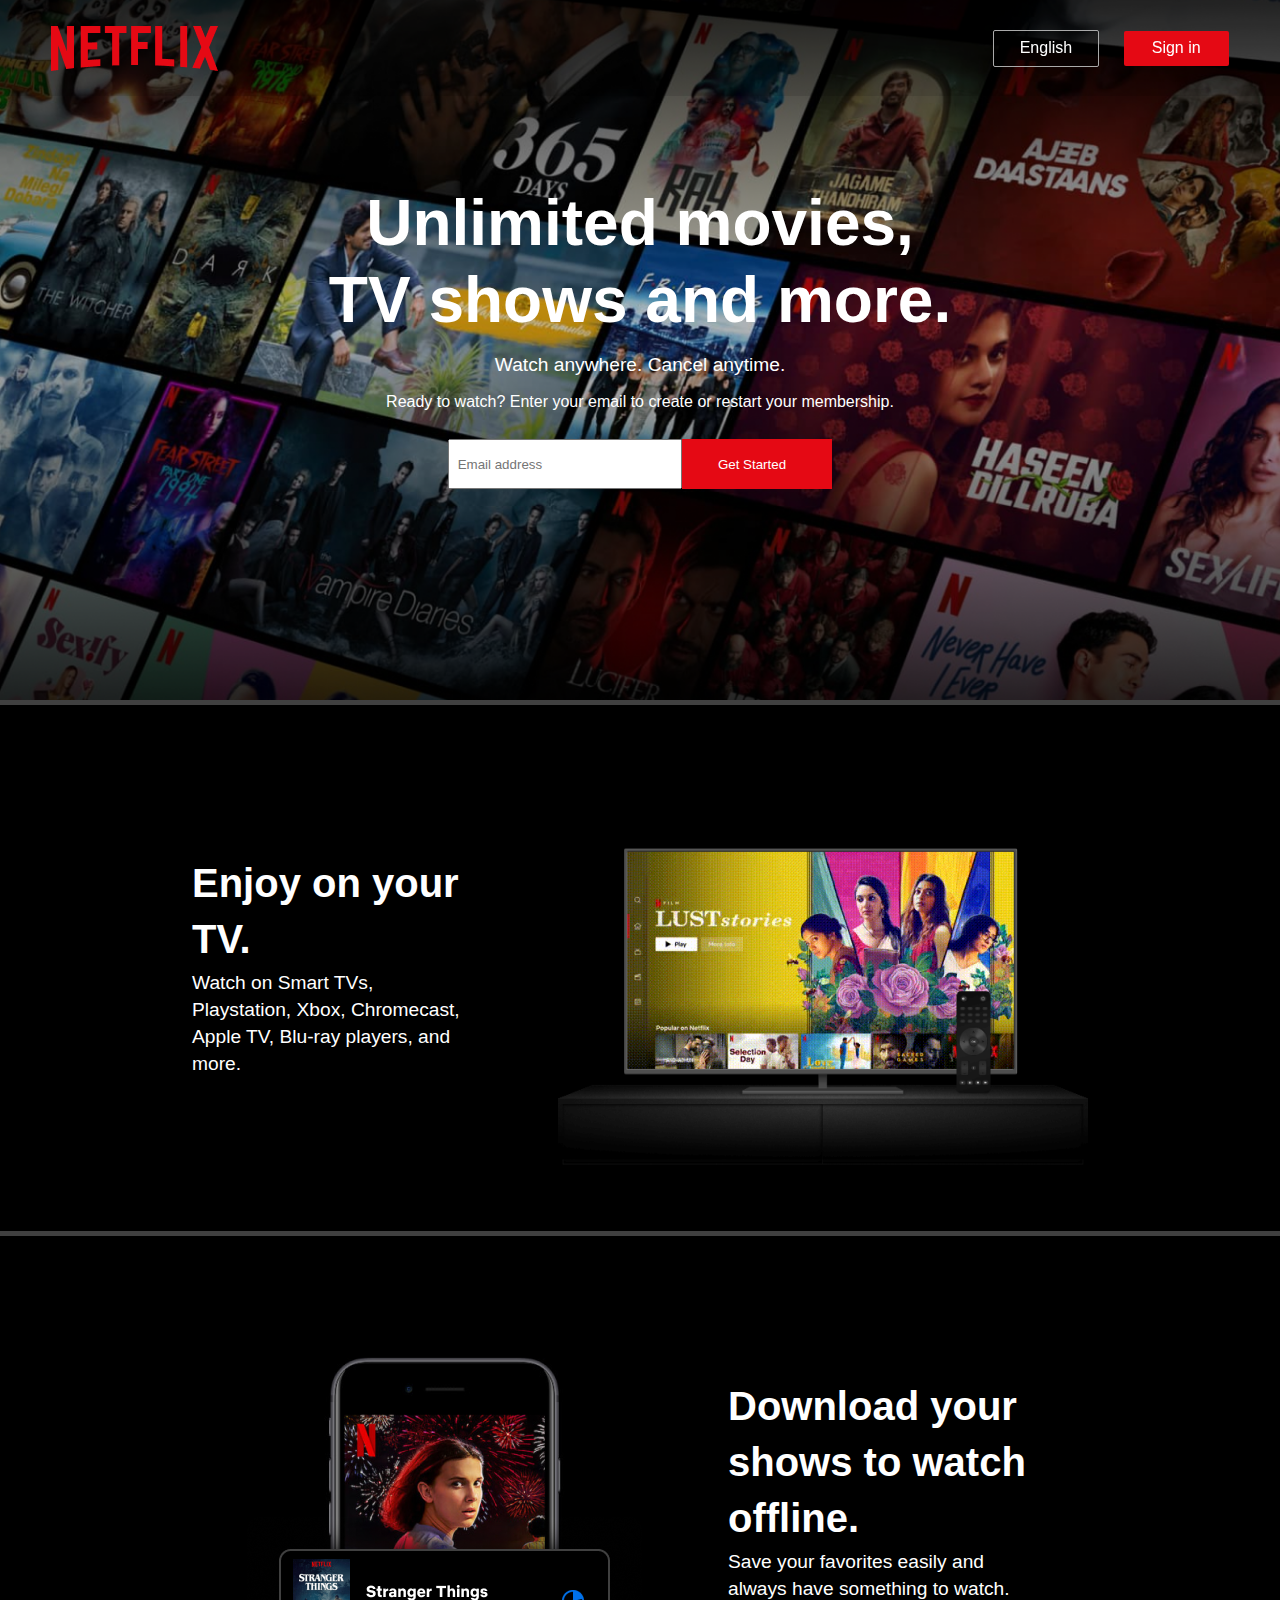
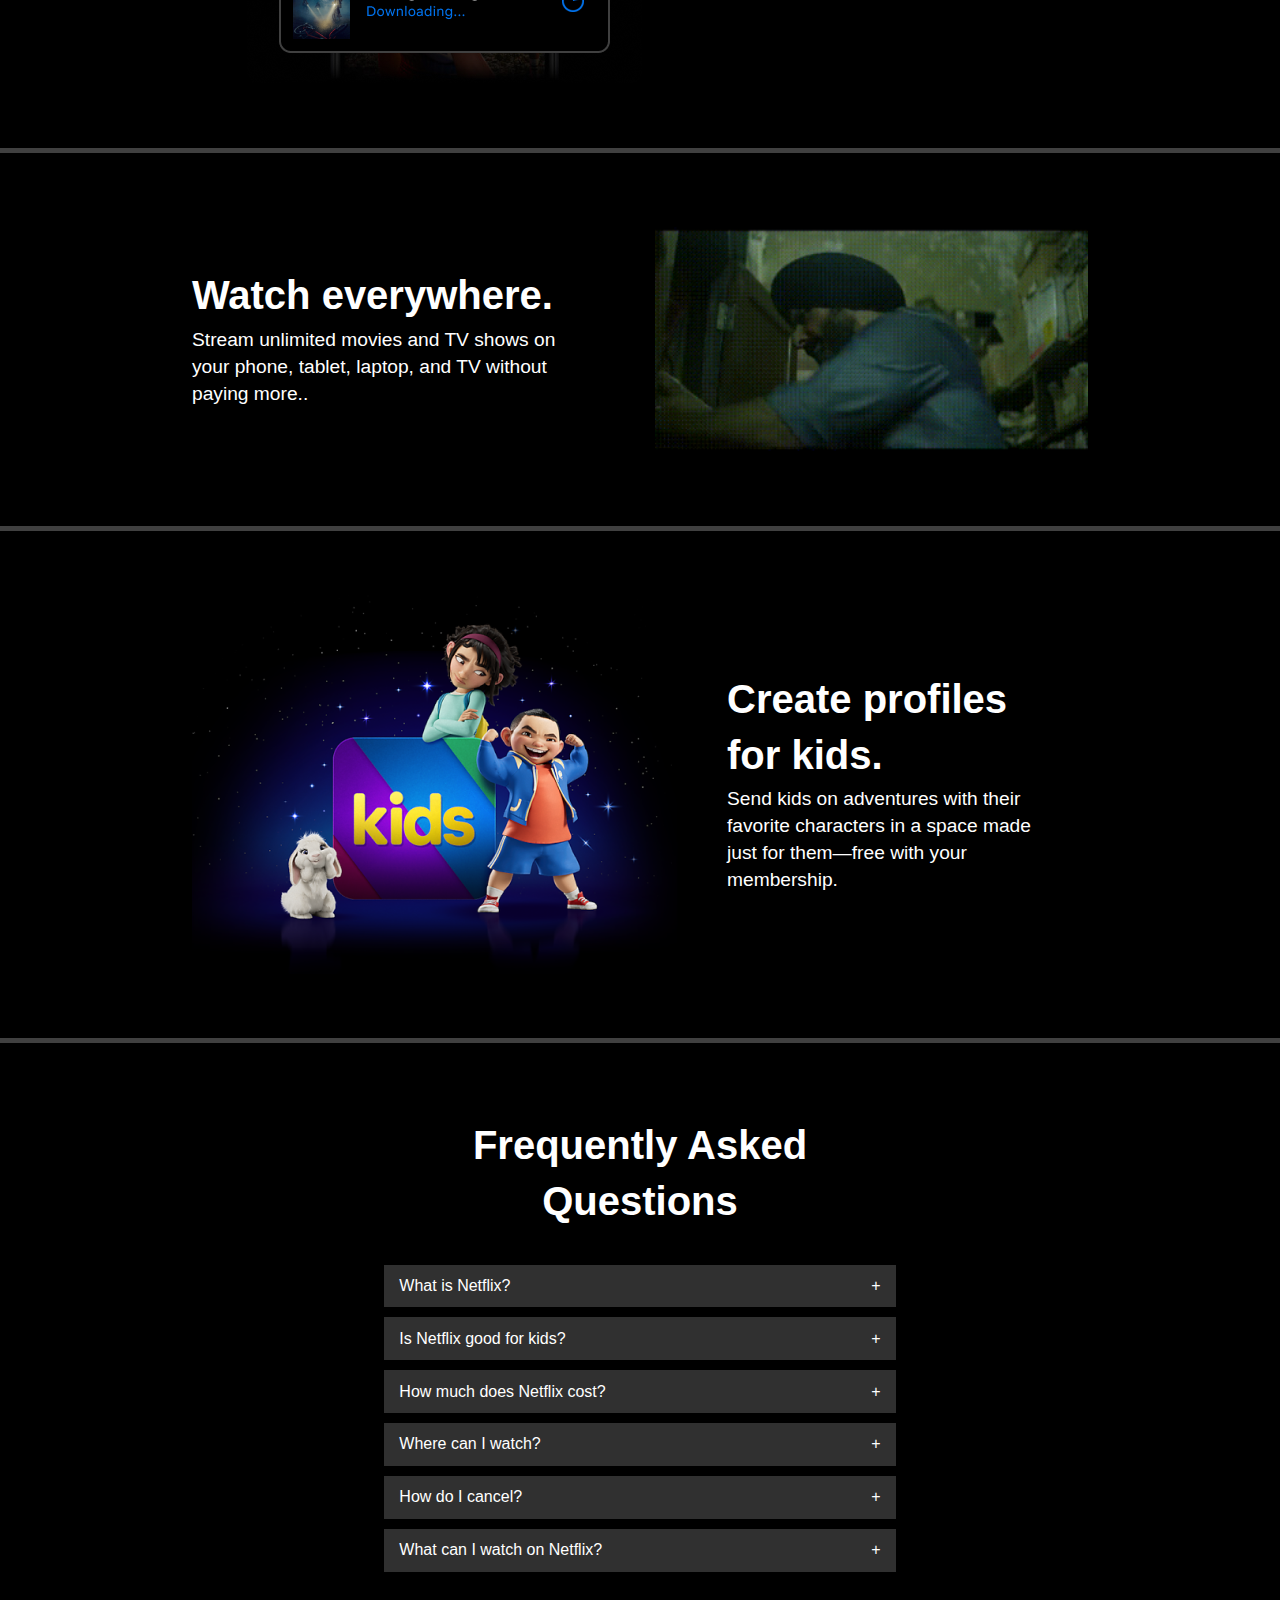
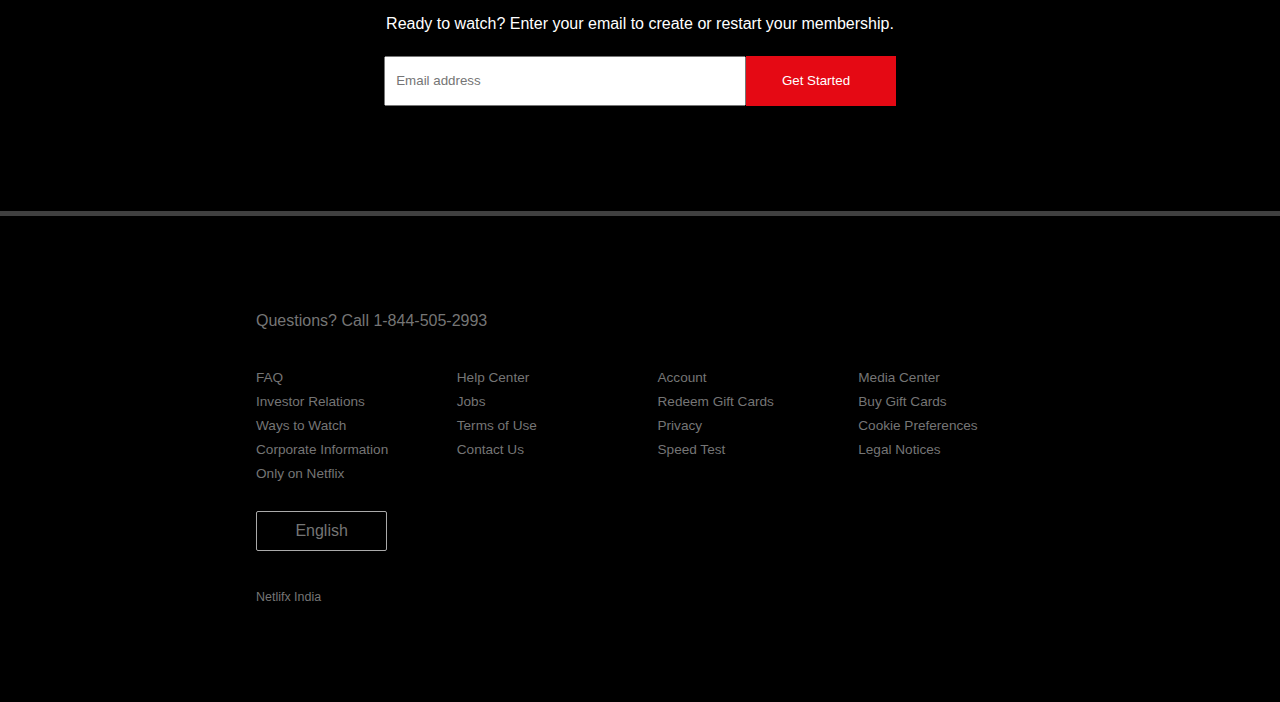
<file: index.html>
<!DOCTYPE html>
<html lang="en">
  <head>
    <meta charset="UTF-8" />
    <meta http-equiv="X-UA-Compatible" content="IE=edge" />
    <meta name="viewport" content="width=device-width, initial-scale=1.0" />
    <title>Document</title>
    <link rel="preconnect" href="https://fonts.googleapis.com" />
    <link rel="preconnect" href="https://fonts.gstatic.com" crossorigin />
    <link
      href="https://fonts.googleapis.com/css2?family=Lato:wght@300;400;700&family=Oswald:wght@300;400;700&family=Sofia+Sans+Extra+Condensed:wght@300;400;500;600;900&display=swap"
      rel="stylesheet"
    />
    <link
      rel="stylesheet"
      href="https://cdnjs.cloudflare.com/ajax/libs/font-awesome/6.2.1/css/all.min.css"
      integrity="sha512-MV7K8+y+gLIBoVD59lQIYicR65iaqukzvf/nwasF0nqhPay5w/9lJmVM2hMDcnK1OnMGCdVK+iQrJ7lzPJQd1w=="
      crossorigin="anonymous"
      referrerpolicy="no-referrer"
    />
    <link rel="stylesheet" href="style.css" />
  </head>
  <body>
    <header>
      <nav>
        <!-- <div class="logo"> -->
        <img src="images/Landingpage/logo.png" alt="Netflix Logo" />
        <!-- </div> -->
        <ul>
          <li>
            <a href="#" class="btn dark dark-icon">
              <i class="fa-solid fa-globe"></i> English
              <i class="fa-sharp fa-solid fa-chevron-down"></i
            ></a>
          </li>
          <li>
            <a href="#" class="btn red">Sign in</a>
          </li>
        </ul>
      </nav>
    </header>

    <main>
      <section class="hero-section">
        <h1>Unlimited movies, TV shows and more.</h1>
        <p>Watch anywhere. Cancel anytime.</p>
        <p>
          Ready to watch? Enter your email to create or restart your membership.
        </p>
        <div>
          <input type="text" placeholder="Email address" />
          <a href="#" class="get-started red">
            <button>Get Started</button>
            <i class="fa-solid fa-chevron-right"></i>
          </a>
        </div>
      </section>

      <section>
        <hr />
        <div class="content">
          <div>
            <h4>Enjoy on your TV.</h4>
            <p>
              Watch on Smart TVs, Playstation, Xbox, Chromecast, Apple TV,
              Blu-ray players, and more.
            </p>
          </div>
          <img src="images/Landingpage/first.png" alt="" />
        </div>
        <hr />
        <div class="content">
          <img src="images/Landingpage/stranger things.png" alt="" />
          <div>
            <h4>Download your shows to watch offline.</h4>
            <p>
              Save your favorites easily and always have something to watch.
            </p>
          </div>
        </div>
        <hr />
        <div class="content">
          <div>
            <h4>Watch everywhere.</h4>
            <p>
              Stream unlimited movies and TV shows on your phone, tablet,
              laptop, and TV without paying more..
            </p>
          </div>
          <img
            src="images/Landingpage/Netflix India – Watch TV Shows Online, Watch Movies Online 1.png"
            alt=""
          />
        </div>
        <hr />
        <div class="content">
          <img src="images/Landingpage/kids.png" alt="" />
          <div>
            <h4>Create profiles for kids.</h4>
            <p>
              Send kids on adventures with their favorite characters in a space
              made just for them—free with your membership.
            </p>
          </div>
        </div>
      </section>

      <hr />
      <section class="faq-section">
        <h4>Frequently Asked Questions</h4>

        <div class="faqs">
          <div class="faq">
            <p>What is Netflix?</p>
            <p>+</p>
          </div>
          <div class="faq">
            <p>Is Netflix good for kids?</p>
            <p>+</p>
          </div>
          <div class="faq">
            <p>How much does Netflix cost?</p>
            <p>+</p>
          </div>
          <div class="faq">
            <p>Where can I watch?</p>
            <p>+</p>
          </div>
          <div class="faq">
            <p>How do I cancel?</p>
            <p>+</p>
          </div>
          <div class="faq">
            <p>What can I watch on Netflix?</p>
            <p>+</p>
          </div>
        </div>

        <div class="faq-bottom">
          <p>
            Ready to watch? Enter your email to create or restart your
            membership.
          </p>
          <div>
            <input type="text" placeholder="Email address" />
            <a href="#" class="get-started red">
              <button>Get Started</button>
              <i class="fa-solid fa-chevron-right"></i>
            </a>
          </div>
        </div>
      </section>

      <hr />
      <footer>
        <p>Questions? Call 1-844-505-2993</p>

        <div class="footer-links">
          <ul>
            <li><a href="#">FAQ</a></li>
            <li><a href="#">Investor Relations</a></li>
            <li><a href="#">Ways to Watch</a></li>
            <li><a href="#">Corporate Information</a></li>
            <li><a href="#">Only on Netflix</a></li>
          </ul>

          <ul>
            <li><a href="#">Help Center</a></li>
            <li><a href="#">Jobs</a></li>
            <li><a href="#">Terms of Use</a></li>
            <li><a href="#">Contact Us</a></li>
          </ul>

          <ul>
            <li><a href="#">Account</a></li>
            <li><a href="#">Redeem Gift Cards</a></li>
            <li><a href="#">Privacy</a></li>
            <li><a href="#">Speed Test</a></li>
          </ul>

          <ul>
            <li><a href="#">Media Center</a></li>
            <li><a href="#">Buy Gift Cards</a></li>
            <li><a href="#">Cookie Preferences</a></li>
            <li><a href="#">Legal Notices</a></li>
          </ul>
        </div>

        <a href="#" class="btn dark"
          ><i class="fa-solid fa-globe"></i> English
          <i class="fa-sharp fa-solid fa-chevron-down"></i
        ></a>
        <p>Netlifx India</p>
      </footer>
    </main>
    <!--End of header-->
    <!-- <img
      class="background-image"
      src="images/Landing page/background image.png"
      alt="Background image"
    /> -->

    <!-- <div class="hero-section">
      <h1>
        Unlimited movies, TV <br />
        shows and more.
      </h1>
      <h3>Watch anywhere. Cancel anytime.</h3>
      <p>
        Ready to watch? Enter your email to create or restart your membership.
      </p>
      <input type="email" name="email" id="email1" />
      <a href="#" class="btn light">Get Started</a>
    </div> -->
    <!--End of hero section-->

    <!-- <div class="value-props">
      <div class="container1">
        <h2>Enjoy on your TV.</h2>
        <h4>
          Watch on Smart TVs, Playstation, Xbox,<br />
          Chromecast, Apple TV, Blu-ray players,<br />
          and more.
        </h4>
        <img src="images/Landing page/netflix india.png" alt="indain movie" />
      </div>

      <div class="container2">
        <h2>
          Download your shows <br />
          to watch offline.
        </h2>
        <h4>
          Save your favorites easily and always have <br />
          something to watch.
        </h4>
        <img
          src="images/Landing page/stranger things.png"
          alt="Stranger Things Movie"
        />
      </div>

      <div class="container3">
        <h2>Watch everywhere.</h2>
        <h4>
          Stream unlimited movies and TV shows on <br />
          your phone, tablet, laptop, and TV without <br />
          paying more.
        </h4>
        <img
          src="images/Landing page/Netflix India – Watch TV Shows Online, Watch Movies Online 1.png"
          alt="indain movie"
        />
      </div>

      <div class="container4">
        <h2>Create profiles for kids.</h2>
        <h4>
          Send kids on adventures with their <br />
          favorite characters in a space made just <br />
          for them—free with your membership.
        </h4>
        <img src="images/Landing page/kids.png" alt="children movie" />
      </div>
    </div> -->
    <!--End of value props-->
    <!-- <section class="FAQ">
      <div class="flex-container">
        <div class="item">What is Netflix?</div>
        <div class="item">How much does Netflix cost?</div>
        <div class="item">Where can I watch?</div>
        <div class="item">How do I cancel?</div>
        <div class="item">What can I watch on Netflix?</div>
        <div class="item">Is Netflix good for kids?</div>
      </div>
      <p>
        Ready to watch? Enter your email to create or restart your membership.
      </p>
      <input type="email" name="email" id="email2" />
      <a href="#" class="btn light">Get Started</a>
    </section> -->
    <!--End of FAQ-->

    <!-- <section class="footer">
      <p>Questions? Call 1-844-505-2993</p>
      <ul>
        <li>FAQ</li>
        <li>Investor Relations</li>
        <li>Ways to Watch</li>
        <li>Corporate Information</li>
        <li>Only on Netflix</li>
      </ul>

      <ul>
        <li>Help Center</li>
        <li>Jobs</li>
        <li>Terms of Use</li>
        <li>Contact Us</li>
      </ul>

      <ul>
        <li>Account</li>
        <li>Redeem Gift Cards</li>
        <li>Privacy</li>
        <li>Speed Test</li>
      </ul>

      <ul>
        <li>Media Center</li>
        <li>Buy Gift Cards</li>
        <li>Cookie Preferences</li>
        <li>Legal Notices</li>
      </ul>
      <a href="#" class="btn dark">Eglish</a>
      <p>Netflix India</p>
    </section> -->
    <!--End of Footer-->
  </body>
</html>
</file>
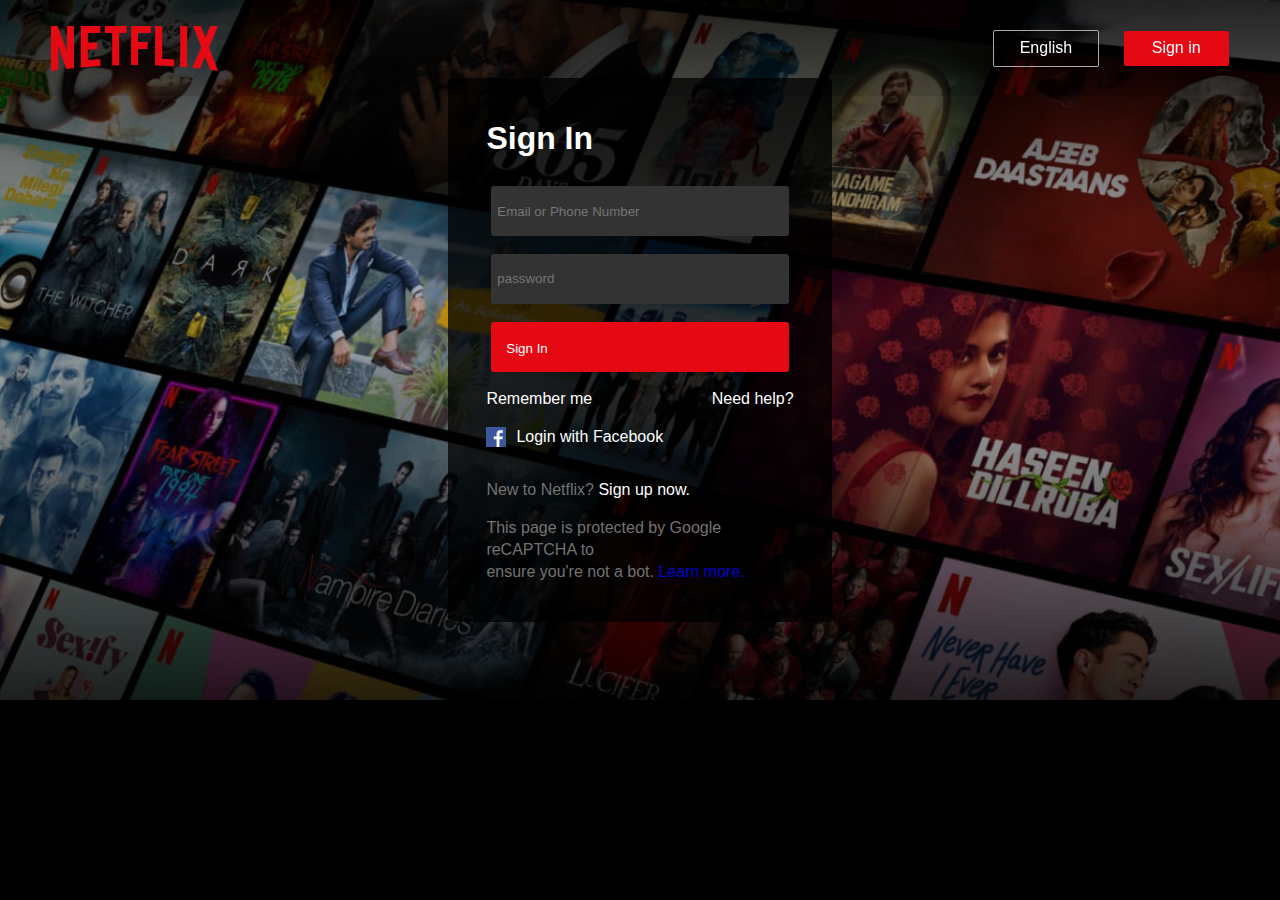
<file: sign-in.html>
<!DOCTYPE html>
<html lang="en">
  <head>
    <meta charset="UTF-8" />
    <meta http-equiv="X-UA-Compatible" content="IE=edge" />
    <meta name="viewport" content="width=device-width, initial-scale=1.0" />
    <title>Document</title>
    <link rel="preconnect" href="https://fonts.googleapis.com" />
    <link rel="preconnect" href="https://fonts.gstatic.com" crossorigin />
    <link
      href="https://fonts.googleapis.com/css2?family=Lato:wght@300;400;700&family=Oswald:wght@300;400;700&family=Sofia+Sans+Extra+Condensed:wght@300;400;500;600;900&display=swap"
      rel="stylesheet"
    />
    <link
      rel="stylesheet"
      href="https://cdnjs.cloudflare.com/ajax/libs/font-awesome/6.2.1/css/all.min.css"
      integrity="sha512-MV7K8+y+gLIBoVD59lQIYicR65iaqukzvf/nwasF0nqhPay5w/9lJmVM2hMDcnK1OnMGCdVK+iQrJ7lzPJQd1w=="
      crossorigin="anonymous"
      referrerpolicy="no-referrer"
    />
    <link rel="stylesheet" href="style.css" />
  </head>
  <body>
    <header>
      <nav>
        <!-- <div class="logo"> -->
        <img src="images/Landingpage/logo.png" alt="Netflix Logo" />
        <!-- </div> -->
        <ul>
          <li>
            <a href="#" class="btn dark dark-icon">
              <i class="fa-solid fa-globe"></i> English
              <i class="fa-sharp fa-solid fa-chevron-down"></i
            ></a>
          </li>
          <li>
            <a href="#" class="btn red">Sign in</a>
          </li>
        </ul>
      </nav>
    </header>

    <main>
      <section class="sign-in">
        <div class="sign-in-frame">
          <h1>Sign In</h1>
          <div class="input">
            <input type="text" placeholder="Email or Phone Number" />
            <input type="text" placeholder="password" />
            <a href="#" class="get-started red">
              <button>Sign In</button>
            </a>
          </div>
          <div class="remember-me">
            <p>Remember me</p>
            <p>Need help?</p>
          </div>

          <div class="facebook">
            <img src="images/Landingpage/Facebook.svg" alt="Facebook Icon" />
            <p>Login with Facebook</p>
          </div>

          <div class="new-to-netflix">
            <p>New to Netflix? <span>Sign up now.</span></p>
          </div>
          <p class="page">
            This page is protected by Google reCAPTCHA to <br />
            ensure you're not a bot. <span>Learn more.</span>
          </p>
        </div>
      </section>
    </main>
  </body>
</html>
</file>
<file: style.css>
:root{
    --red-color1: #BB0A12;
    --red-color2: #D00A13;
    --black-color: #000000;
    --white-color: #FFFFFF;
    --dark-btn-color: #AAAAAA;
    --dark-btn-color2: #222222;

}

*{
    box-sizing: border-box;
    margin: 0;
    padding: 0;
}

body{
        margin: 0;
        width: 100%;
        padding: 0;
        box-sizing: border-box;
        line-height: 1.4;
    font-family: "Lato sans", sans-serif;
    color: var(--white-color);
    background: var(--black-color);
}
a{
    text-decoration: none;
    color: #fff;
}

hr{
    background-color: rgb(128, 128, 128, 0.5);
    height: 5px;
    border: 0;
}

h4{
    font-size: 2.5rem;
}

ul{
    list-style: none;
    margin: 0;
    padding: 0;
}

/* Navbar Stylings  */
nav{
    display: flex;
    justify-content: space-between;
    align-items: center;
    padding: 2% 4% ;
    position: fixed;
    top: 0;
    left: 0;
    width: 100%;
    background: rgba(0, 0, 0, 0.1);
    /* background-color: transparent;    */
}
nav ul{
    display: flex;
    align-items: center;
    list-style: none;
    gap: 25px;
    padding: 0;
    width: 20%;
}

nav li {
    flex: 1;
    text-align: center;
}

.btn{
    display: inline-block;
    height: 100%;
    width: 100%;
    padding: 6% 4%;
    border-radius: 2px;
}

.dark{
    background: rgba(0, 0, 0, 0.4);
border: 1px solid #AAAAAA;
}

.red{
    background: #E50914;
}

/* Hero stylings  */
.hero-section{
    height: 700px;
    background-image: url('images/Landingpage/hero.png');
    background-position: center;
    background-size: cover;
    background-repeat: no-repeat;
    display: flex;
    flex-direction: column;
    justify-content: center;
    align-items: center;
    /* place-items: center; */
    text-align: center;
}

.hero-section h1{
    font-size: 4rem;
    width: 50%;
    line-height: 1.2;
}

.hero-section p:first-of-type{
    font-size: 1.2rem;
    margin: 1% 0;
}

.hero-section div{
    width: 30%;
    height: 50px;
    margin: 2% auto;
    display: flex;
}

.hero-section div input{
    height: 100%;
    flex: 1;
    padding: 2%;
}

.hero-section .get-started{
    width: 150px;
    text-align: center;
    display: flex;
    align-items: center;
    justify-content: center;
    gap: 10px;
}

.get-started  button{
    color: #fff;
    background-color: transparent;
    outline: 0;
    border: 0;
}


/* Section two stylings  */
.content{
    padding: 5% 15%;
    display: flex;
    align-items: center;
    gap: 30px;
}

.content div, .content img{
    flex: 1;
}

.content h4, .content p{
    width: 85%;
}

.content p{
    font-size: 1.2rem;
    margin: 1% 0;
}


/* frequently asked section stylings */
.faq-section{
    padding: 5% 30%;
}

.faq-section h4{
    margin: 2% 0 7%;
    text-align: center;
}

.faqs{
    display: grid;
    gap: 10px;
}

.faq{
    display: flex;
    justify-content: space-between;
    align-items: center;
    padding: 2% 3%;
    background: #303030;
}

.faq-bottom{
    text-align: center;
    margin: 8% 0;
}
.faq-bottom p{
    margin: 4% 0;
}

.faq-bottom div{
    /* width: 30%; */
    height: 50px;
    margin: 2% auto;
    display: flex;
}

.faq-bottom input{
    height: 100%;
    flex: 1;
    padding: 2%;
}

.faq-bottom .get-started{
    width: 150px;
    text-align: center;
    display: flex;
    align-items: center;
    justify-content: center;
    gap: 10px;
}

/* Footer stylings  */
footer{
    padding: 5% 20%;
    color:  #757575 !important;
}
footer a{
    color:  #757575 !important;

}

footer p{
    margin: 4% 0;
}

.footer-links{
    display: grid;
    grid-template-columns: repeat(4, 1fr);
    gap: 35px;
}

.footer-links li{
    font-size: 0.85rem;
    margin: 3% 0;
}

footer .dark{
    width: fit-content;
    padding: 1% 5%;
    margin: 3% 0 1%;
}

footer p:last-of-type{
    font-size: 0.78rem;
}

/* sign in stylings */

.sign-in {

        height: 700px;
        background-image: url('images/Landingpage/hero.png');
        background-position: center;
        background-size: cover;
        background-repeat: no-repeat;
        display: flex;
        flex-direction: column;
        justify-content: center;
        align-items: center;
        /* place-items: center; */
        /* text-align: center; */
    
}

.sign-in-frame {
    display: grid;
    width: 30%;
    background-color: rgba(0, 0, 0, 0.75);
border-radius: 4px;
padding: 3% 3%;
}

.sign-in-frame .input {
    display: grid;
    margin: 2% 0;
    padding: 10px 5px;
}
.sign-in-frame .input input{
    margin-top: 3%;
    margin-bottom: 3%;
    background-color: #333333;
    border: none;
    border-radius: 3px;
    padding: 1% 2%;
    height: 50px;
}

.sign-in-frame .input a {
    margin-top: 3%;
    margin-bottom: 0;
    border-radius: 3px;
    padding: 5%;
    height: 50px;
}

.sign-in-frame .remember-me {
    display: flex;
    justify-content: space-between;
    align-items: center;
}

.sign-in-frame .facebook {
    display: flex;
    align-items: center;
    gap: 10px;
    margin: 5% 0;
}

.sign-in-frame .new-to-netflix p {
    color: #737373;
    margin: 5% 0;
}

.sign-in-frame .new-to-netflix p span {
    color: white;
}

.sign-in-frame .page {
    color: #737373;
}

.sign-in-frame .page span {
    color: blue;
    opacity: 0.8;
}
</file>
